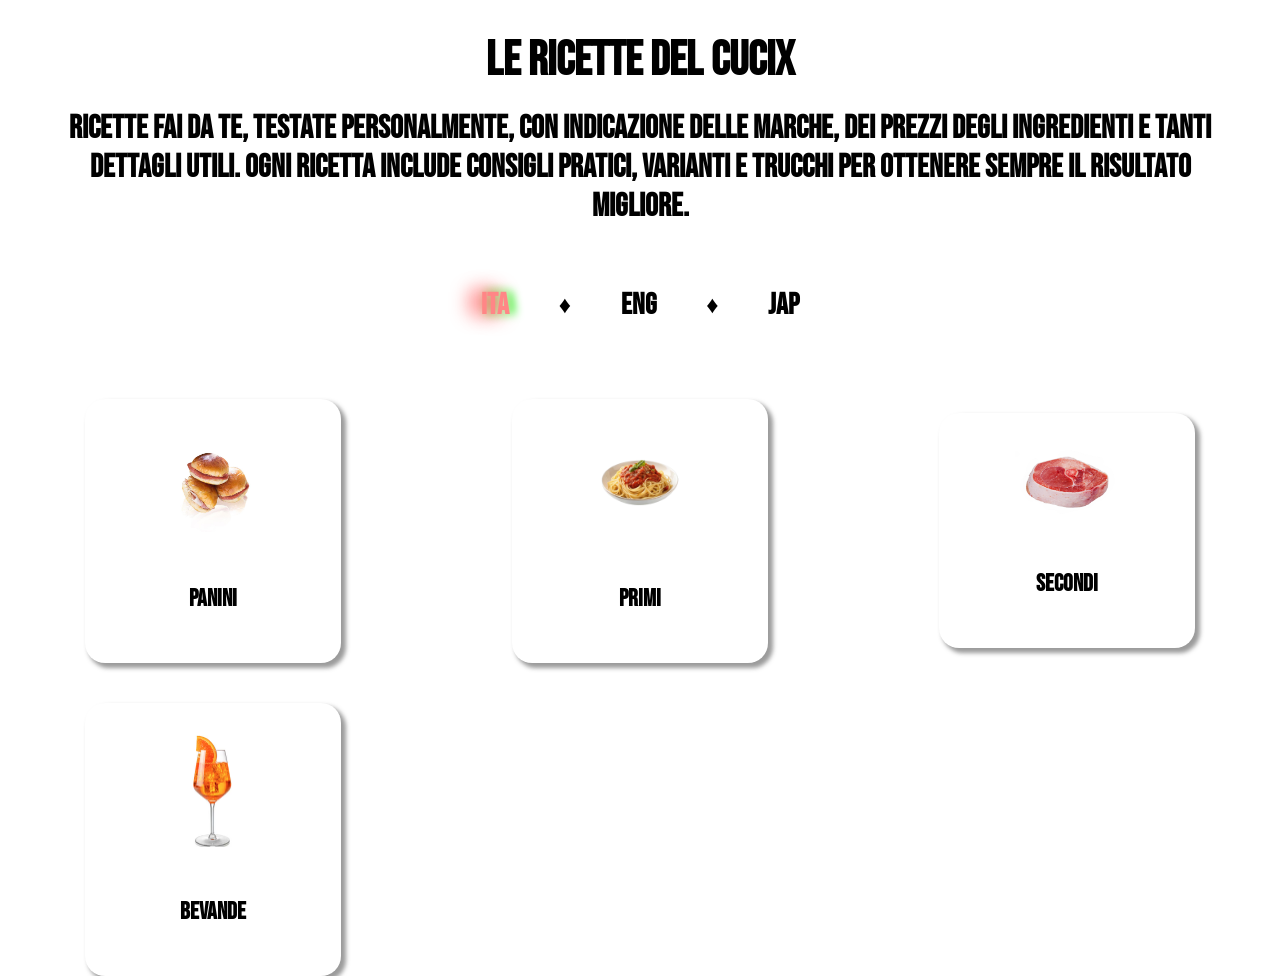
<file: index.html>
<!DOCTYPE html>
<html lang="it">
<head>
    <meta charset="UTF-8">
    <meta name="viewport" content="width=device-width, initial-scale=1.0">
    <title>Ricette del Cucix - Home</title>
    <link rel="stylesheet" href="style.css">
</head>
<body>
    <header>
        <h1 id="titolo-pagina" class="translate">Le ricette del Cucix</h1>
        <h2 id="desc-pagina" class="translate">Ricette fai da te, testate personalmente, con indicazione delle marche, dei prezzi degli ingredienti e tanti dettagli utili. Ogni ricetta include consigli pratici, varianti e trucchi per ottenere sempre il risultato migliore.</h2>
        <h2 id="container-language-selection">
            <span id="language-ITA" class="wave-animation-element language selected">ITA</span>
            <span class="wave-animation-element">&diams;</span>
            <span id="language-ENG" class="wave-animation-element language not-selected">ENG</span>
            <span class="wave-animation-element">&diams;</span>
            <span id="language-JAP" class="wave-animation-element language not-selected">JAP</span>
        </h2>
    </header>

    <main id="category-selection">
        <section class="category-single-container" id="panini">
            <img id="img-panini" src="imgs/panini.jpg" alt="Panini">
            <h2 class="translate">PANINI</h2>
        </section>

        <section class="category-single-container" id="paste">
            <img id="img-spaghetti" src="imgs/spaghetti.png" alt="">
            <h2 class="translate">PRIMI</h2>
        </section>

        <section class="category-single-container" id="carne">
            <img id="img-carne" src="imgs/carne.jpg" alt="">
            <h2 class="translate">SECONDI</h2>
        </section>

        <section class="category-single-container" id="bevande-alcoliche">
            <img id="img-spritz" src="imgs/spritz.avif" alt="">
            <h2 class="translate">BEVANDE</h2>
        </section>
    </main>

    <footer>

    </footer>
    <script src="scriptMain.js"></script>
    <script src="pageSystem.js"></script>
</body>
</html>
</file>
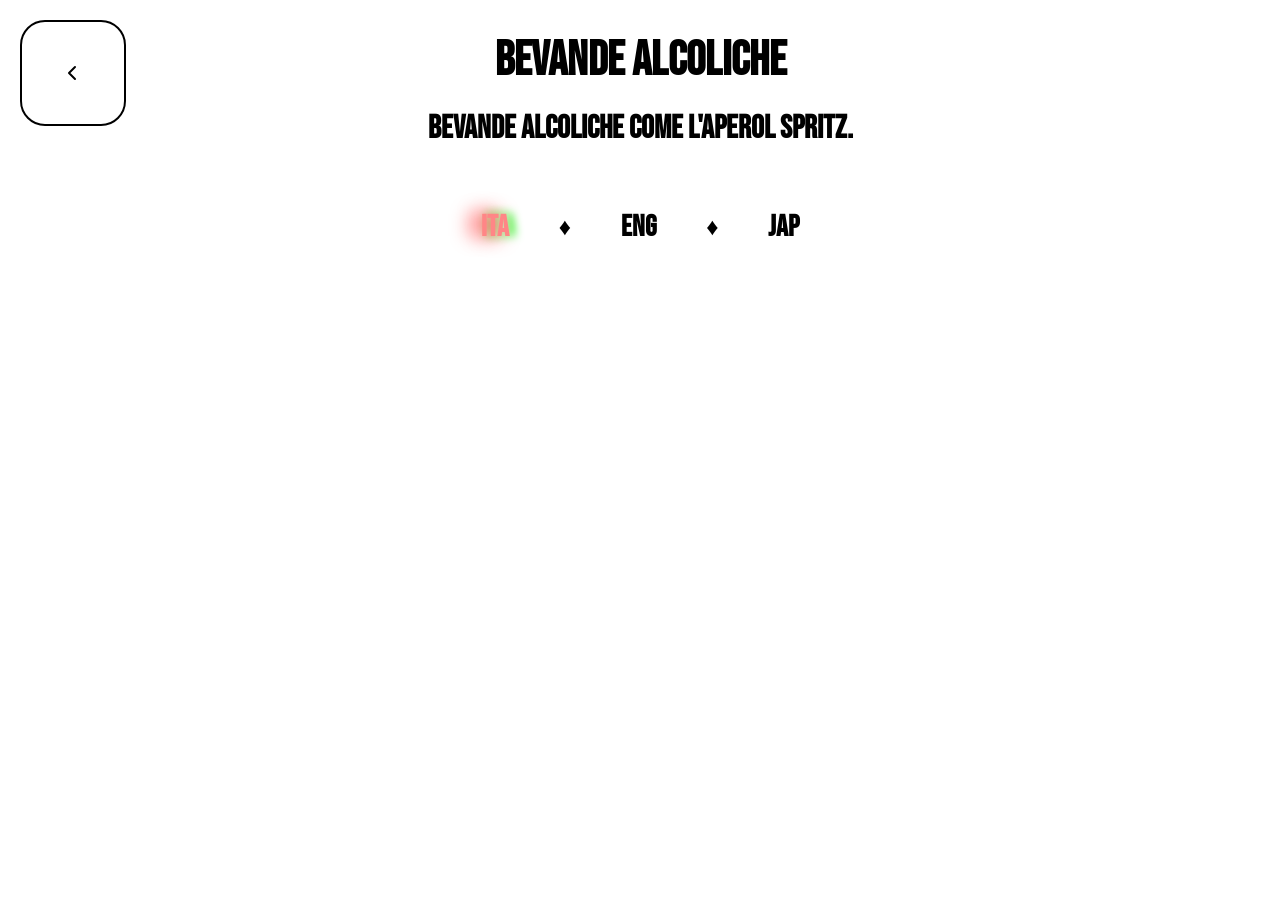
<file: bevandeAlcoliche.html>
<!DOCTYPE html>
<html lang="it">
<head>
    <meta charset="UTF-8">
    <meta name="viewport" content="width=device-width, initial-scale=1.0">
    <title>Ricette del Cucix - Home</title>
    <link rel="stylesheet" href="style.css">
</head>
<body>
    <div id="back-button">
        <svg width="24" height="24" viewBox="0 0 24 24" xmlns="http://www.w3.org/2000/svg">
            <polyline 
                points="14 6 8 12 14 18" 
                fill="none" 
                stroke="currentColor" 
                stroke-width="2" 
                stroke-linecap="round" 
                stroke-linejoin="round"
            />
        </svg>
    </div>

    <header>
        <h1 id="titolo-pagina" class="translate">Bevande alcoliche</h1>
        <h2 id="desc-pagina" class="translate">Bevande alcoliche come l'Aperol Spritz.</h2>
        <h2 id="container-language-selection">
            <span id="language-ITA" class="wave-animation-element language selected">ITA</span>
            <span class="wave-animation-element">&diams;</span>
            <span id="language-ENG" class="wave-animation-element language not-selected">ENG</span>
            <span class="wave-animation-element">&diams;</span>
            <span id="language-JAP" class="wave-animation-element language not-selected">JAP</span>
        </h2>
    </header>

    <main id="category-selection">
    </main>

    <footer>

    </footer>
    <script src="pageSystem.js"></script>
    <script src="scriptMain.js"></script>
</body>
</html>
</file>
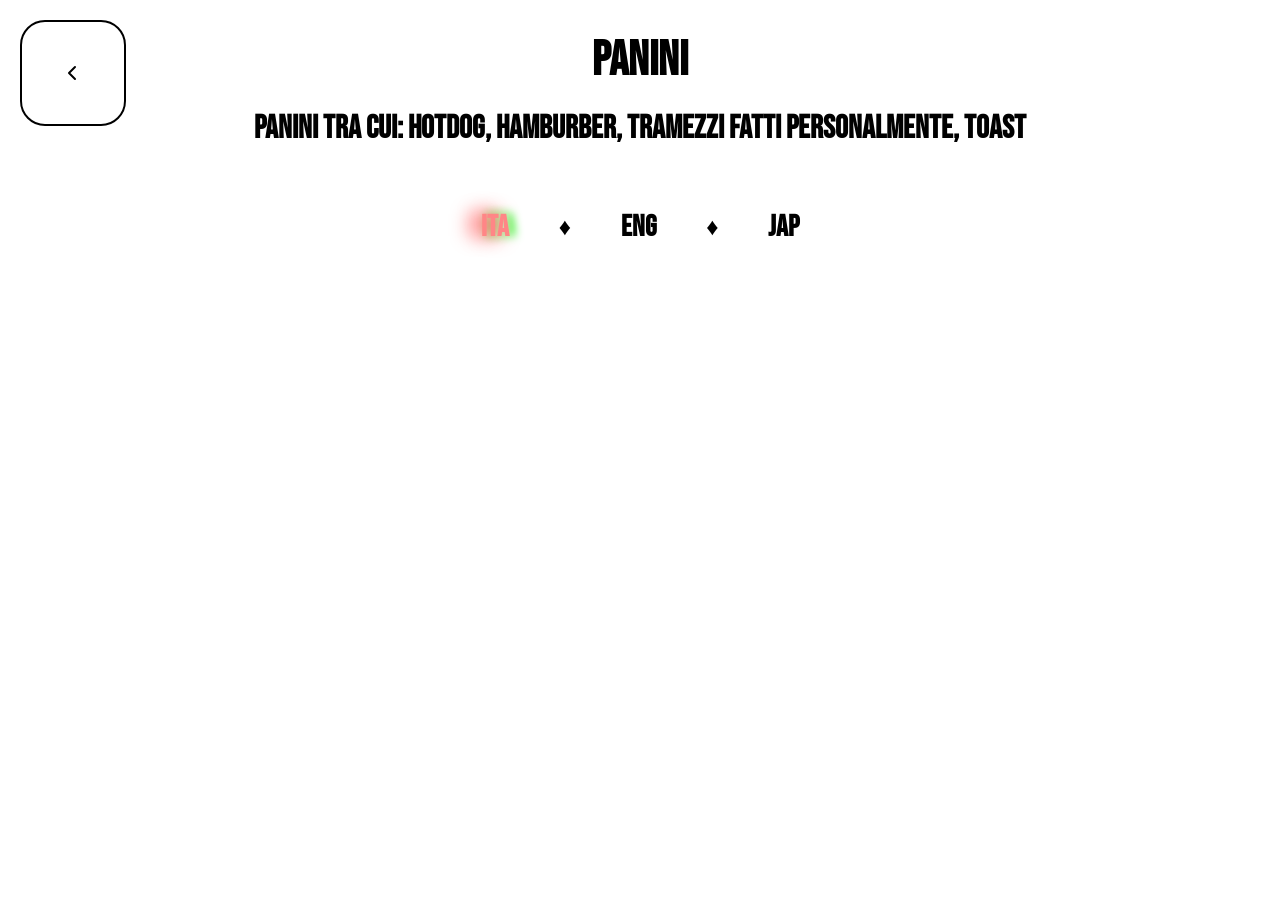
<file: panini.html>
<!DOCTYPE html>
<html lang="it">
<head>
    <meta charset="UTF-8">
    <meta name="viewport" content="width=device-width, initial-scale=1.0">
    <title>Ricette del Cucix - Home</title>
    <link rel="stylesheet" href="style.css">
</head>
<body>
    <div id="back-button">
        <svg width="24" height="24" viewBox="0 0 24 24" xmlns="http://www.w3.org/2000/svg">
            <polyline 
                points="14 6 8 12 14 18" 
                fill="none" 
                stroke="currentColor" 
                stroke-width="2" 
                stroke-linecap="round" 
                stroke-linejoin="round"
            />
        </svg>
    </div>

    <header>
        <h1 id="titolo-pagina" class="translate">Panini</h1>
        <h2 id="desc-pagina" class="translate">Panini tra cui: Hotdog, Hamburber, Tramezzi fatti personalmente, Toast</h2>
        <h2 id="container-language-selection">
            <span id="language-ITA" class="wave-animation-element language selected">ITA</span>
            <span class="wave-animation-element">&diams;</span>
            <span id="language-ENG" class="wave-animation-element language not-selected">ENG</span>
            <span class="wave-animation-element">&diams;</span>
            <span id="language-JAP" class="wave-animation-element language not-selected">JAP</span>
        </h2>
    </header>

    <main id="category-selection">
    </main>

    <footer>

    </footer>
    <script src="pageSystem.js"></script>
    <script src="scriptMain.js"></script>
</body>
</html>
</file>
<file: style.css>
@font-face {
    font-family: 'BebasNeue';
    src: url('font/BebasNeue.ttf') format('truetype');
}

:root {
    --theme: rgb(255,255,255);
}

body {
    height: 100vh;
    height: 100dvh;
    width: 100vw;
    background-color: var(--theme);
    text-align: center;
    font-family: 'BebasNeue';

    padding: 0;
    margin: 0;
}

header {
    width: 100%;

    display: flex;
    flex-direction: column;
    align-items: center;
}

#titolo-pagina {
    height: 2vh;
    height: 2dvh;
    font-size: clamp(2rem, 5vw, 3rem);
}

#desc-pagina {
    width: 90%;
    font-size: clamp(1.4rem, 3vw, 2rem);
}

#container-language-selection {
    width: 33%;
    max-width: 350px;
    min-width: 232px;

    display: flex;
    justify-content: space-between;
    align-items: center;
}

.language {
    cursor: pointer;
    font-size: clamp(1.7rem, 2.3vw, 2.4rem);
    padding: 16px;
    
    transition: transform 0.4s ease, text-shadow 1s ease;
}

.language:hover {
    transform: scale(1.1);
}

.language::selection {
    color: inherit;
    background-color: transparent;
}

#language-ITA.selected{
    color: rgb(255, 134, 134);

    text-shadow:
        -10px 0 20px rgb(255, 0, 0),
        0px 0 10px rgb(255, 255, 255),
        5px 0 10px rgb(0, 255, 0);
        
}

#language-ITA.not-selected:hover{
    text-shadow:
        -10px 0 20px rgb(255, 0, 0),
        0px 0 10px rgb(255, 255, 255),
        5px 0 10px rgb(0, 255, 0);
}

#language-ENG.selected{
    color: rgb(134, 160, 255);

    text-shadow:
        0px 0 10px rgba(255, 255, 255, 0.7),
        5px 0 10px rgba(254, 96, 96, 0.7);
}

#language-ENG.not-selected:hover{
    text-shadow:
        0px 0 10px rgba(255, 255, 255, 0.7),
        5px 0 10px rgba(254, 96, 96, 0.7);
}

#language-JAP.selected{
    color: rgb(255, 255, 255);

    text-shadow:
        0 0 10px rgb(255, 0, 0);
}

#language-JAP.not-selected:hover{
    text-shadow:
        0 0 10px rgb(255, 0, 0);
}


.not-selected {
    transition: transform 0.4s ease, text-shadow 1s ease;
}

#category-selection {
    display: grid;
    grid-template-columns: repeat(3, 1fr);
    place-items: center;
    max-width: 1349px;
}

.category-single-container {
    margin-top: 40px;
    cursor: pointer;
    width: 60%;
    max-height: 235px;
    max-width: 274px;
    aspect-ratio: 5/6;
    display: flex;
    flex-direction: column;
    align-items: center;
    justify-content: center;
    border-radius: 20px;
    box-shadow: 4px 4px 4px 1px rgba(83, 82, 82, 0.581);

    transition: transform 0.5s ease, box-shadow 0.5s ease;
}

.category-single-container:hover {
    box-shadow: 8px 8px 8px 2px rgba(31, 31, 31, 0.871);

    transform: scale(1.1);
}

.category-single-container img{
    width: 40%;
    margin-top: 32px;
}

#img-panini, #img-spaghetti{
    aspect-ratio: 1/1;
}

#img-carne{
    aspect-ratio: 2714/1960;
}

#img-spritz{
    aspect-ratio: 300/450;
    max-width: 75px;
}

.category-single-container h2{
    width: 100%;
    margin: 50px;
    font-size: clamp(1rem,3vw,1.5rem);
}


@keyframes waveConfirmed {
    0%   { transform: translateY(0); }
    50%  { transform: translateY(-10px); }
    100% { transform: translateY(0); }
}

.wave-animation-confirmed {
    animation: waveConfirmed 1s ease;
}

#back-button {
    cursor: pointer;
    position: fixed;
    display: flex;
    align-items: center;
    justify-content: center;
    width: 8vw;
    aspect-ratio: 1/1;
    border: solid 2px black;
    border-radius: 25px;
    background-color: white;
    margin: 20px 0 0 20px;
    font-size: 3vw;
    transition: transform 0.4s ease;
}

#back-button:hover {
    transform: translateY(-6px);
}

@media (max-width: 770px) {
    #category-selection {
        grid-template-columns: repeat(2, 1fr);
    }

    .category-single-container {
        margin-top: 60px;
        width: 70%;
    }
}

@media (max-width: 569px) {
    .category-single-container {
        max-height: 182px;
    }

    #titolo-pagina {
        font-size: 1.4rem;
    }

    #desc-pagina {
        font-size: 1rem;
    }

    .language{
        font-size: 1.2rem;
    }
}
</file>
